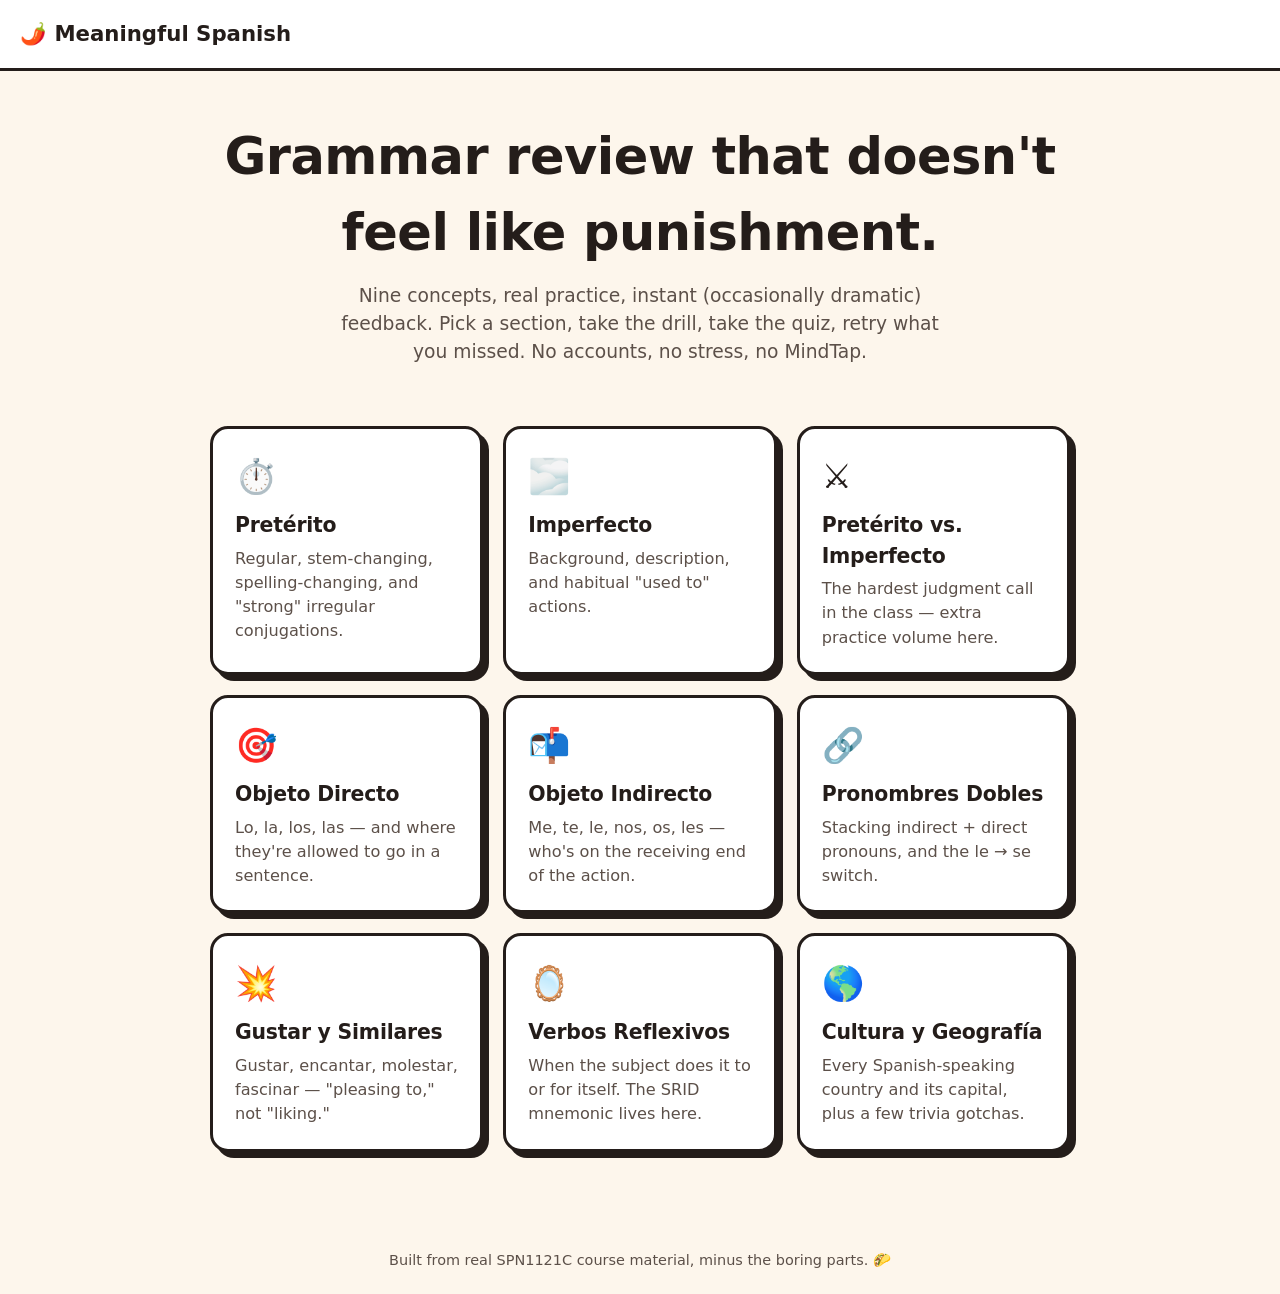
<file: index.html>
<!doctype html>
<html lang="es">
<head>
<meta charset="UTF-8">
<meta name="viewport" content="width=device-width, initial-scale=1.0">
<title>Meaningful Spanish</title>
<meta name="description" content="Spanish grammar review, minus the soul-crushing homework platform.">
<link rel="stylesheet" href="css/style.css">
</head>
<body>
<header class="topbar">
  <a class="brand" href="index.html">🌶️ Meaningful Spanish</a>
</header>
<main class="wrap">
  <div class="hero">
    <h1>Grammar review that doesn't feel like punishment.</h1>
    <p>Nine concepts, real practice, instant (occasionally dramatic) feedback. Pick a section, take the drill, take the quiz, retry what you missed. No accounts, no stress, no MindTap.</p>
  </div>

  <div class="card-grid" id="card-grid">
    <a class="card" data-section="preterite" href="sections/preterite.html">
      <span class="emoji">⏱️</span>
      <h3>Pretérito</h3>
      <p>Regular, stem-changing, spelling-changing, and "strong" irregular conjugations.</p>
    </a>
    <a class="card" data-section="imperfect" href="sections/imperfect.html">
      <span class="emoji">🌫️</span>
      <h3>Imperfecto</h3>
      <p>Background, description, and habitual "used to" actions.</p>
    </a>
    <a class="card" data-section="preterite-vs-imperfect" href="sections/preterite-vs-imperfect.html">
      <span class="emoji">⚔️</span>
      <h3>Pretérito vs. Imperfecto</h3>
      <p>The hardest judgment call in the class — extra practice volume here.</p>
    </a>
    <a class="card" data-section="direct-object-pronouns" href="sections/direct-object-pronouns.html">
      <span class="emoji">🎯</span>
      <h3>Objeto Directo</h3>
      <p>Lo, la, los, las — and where they're allowed to go in a sentence.</p>
    </a>
    <a class="card" data-section="indirect-object-pronouns" href="sections/indirect-object-pronouns.html">
      <span class="emoji">📬</span>
      <h3>Objeto Indirecto</h3>
      <p>Me, te, le, nos, os, les — who's on the receiving end of the action.</p>
    </a>
    <a class="card" data-section="double-object-pronouns" href="sections/double-object-pronouns.html">
      <span class="emoji">🔗</span>
      <h3>Pronombres Dobles</h3>
      <p>Stacking indirect + direct pronouns, and the le → se switch.</p>
    </a>
    <a class="card" data-section="gustar-verbs" href="sections/gustar-verbs.html">
      <span class="emoji">💥</span>
      <h3>Gustar y Similares</h3>
      <p>Gustar, encantar, molestar, fascinar — "pleasing to," not "liking."</p>
    </a>
    <a class="card" data-section="reflexive-verbs" href="sections/reflexive-verbs.html">
      <span class="emoji">🪞</span>
      <h3>Verbos Reflexivos</h3>
      <p>When the subject does it to or for itself. The SRID mnemonic lives here.</p>
    </a>
    <a class="card" data-section="geography" href="sections/geography.html">
      <span class="emoji">🌎</span>
      <h3>Cultura y Geografía</h3>
      <p>Every Spanish-speaking country and its capital, plus a few trivia gotchas.</p>
    </a>
  </div>
</main>
<p class="footer-note">Built from real SPN1121C course material, minus the boring parts. 🌮</p>

<script src="js/progress.js"></script>
<script>
  document.querySelectorAll("#card-grid .card").forEach((card) => {
    const sectionId = card.dataset.section;
    const best = Progress.getBestScore(sectionId);
    const completed = Progress.getCompleted(sectionId);
    if (completed) {
      const badge = document.createElement("span");
      badge.className = "badge done";
      badge.textContent = best !== null ? `✓ ${Math.round(best * 100)}%` : "✓ Done";
      card.appendChild(badge);
    }
  });
</script>
</body>
</html>
</file>
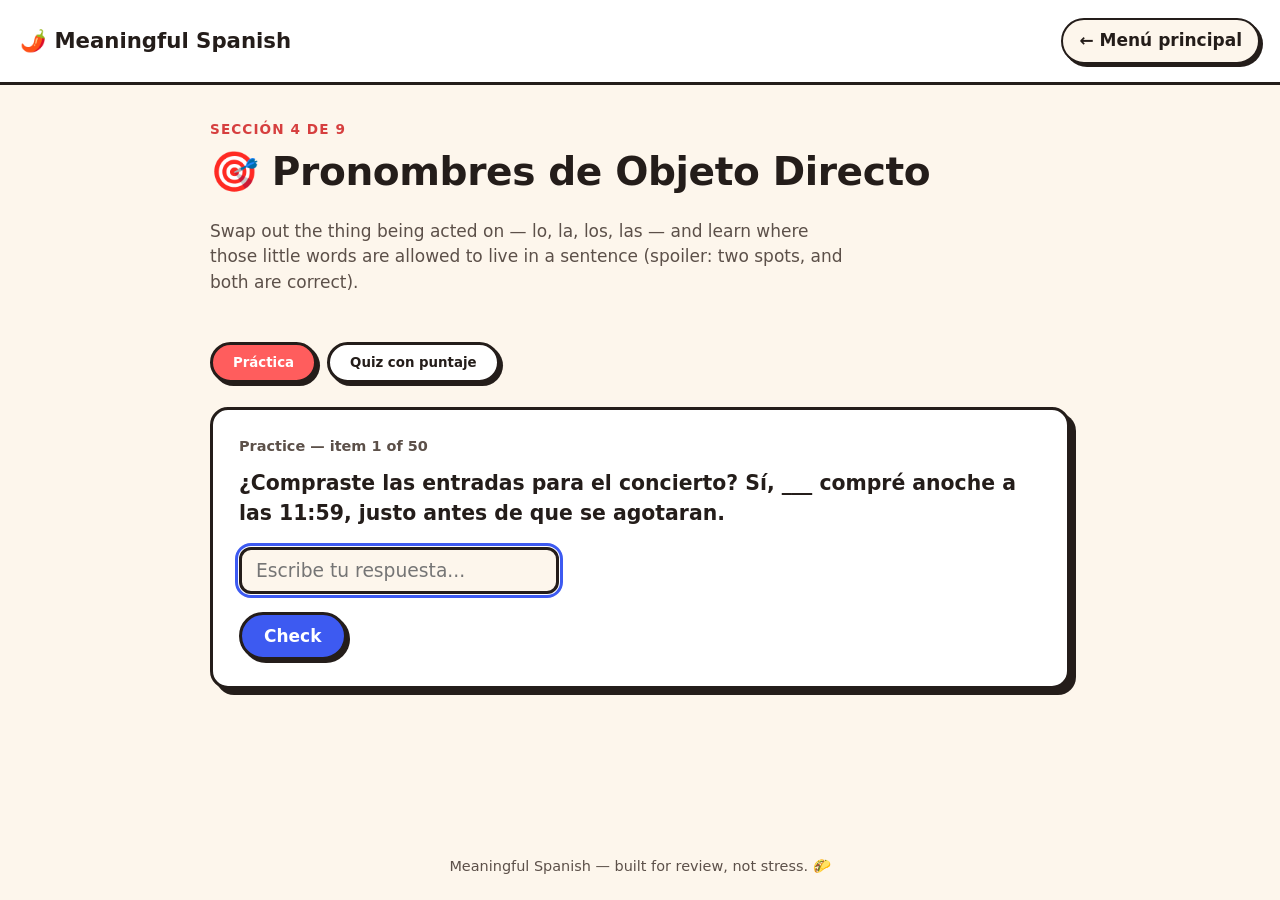
<file: sections/direct-object-pronouns.html>
<!doctype html>
<html lang="es">
<head>
<meta charset="UTF-8">
<meta name="viewport" content="width=device-width, initial-scale=1.0">
<title>Pronombres de Objeto Directo — Meaningful Spanish</title>
<link rel="stylesheet" href="../css/style.css">
</head>
<body>
<header class="topbar">
  <a class="brand" href="../index.html">🌶️ Meaningful Spanish</a>
  <a class="back-link" href="../index.html">← Menú principal</a>
</header>
<main class="wrap">
  <div class="section-head">
    <div class="kicker">Sección 4 de 9</div>
    <h1>🎯 Pronombres de Objeto Directo</h1>
    <p>Swap out the thing being acted on — lo, la, los, las — and learn where those little words are allowed to live in a sentence (spoiler: two spots, and both are correct).</p>
  </div>
  <div class="tabs">
    <button class="tab-btn active" data-target="practice-panel">Práctica</button>
    <button class="tab-btn" data-target="quiz-panel">Quiz con puntaje</button>
  </div>
  <div id="practice-panel" class="panel active">
    <div id="drill-root"></div>
  </div>
  <div id="quiz-panel" class="panel">
    <div id="quiz-root"></div>
  </div>
</main>
<p class="footer-note">Meaningful Spanish — built for review, not stress. 🌮</p>

<script src="../js/progress.js"></script>
<script src="../js/feedback.js"></script>
<script src="../js/engine.js"></script>
<script src="../data/direct-object-pronouns.js"></script>
<script>
  initTabs(document);
  QuizEngine.mount({ items: directObjectPronounsData, rootEl: document.getElementById("drill-root"), mode: "practice" });

  const quizTab = document.querySelector('[data-target="quiz-panel"]');
  quizTab.addEventListener("click", () => {
    const quizRoot = document.getElementById("quiz-root");
    if (!quizRoot.dataset.mounted) {
      quizRoot.dataset.mounted = "true";
      QuizEngine.mount({ items: directObjectPronounsData, rootEl: quizRoot, mode: "quiz", sectionId: "direct-object-pronouns" });
    }
  });
</script>
</body>
</html>
</file>
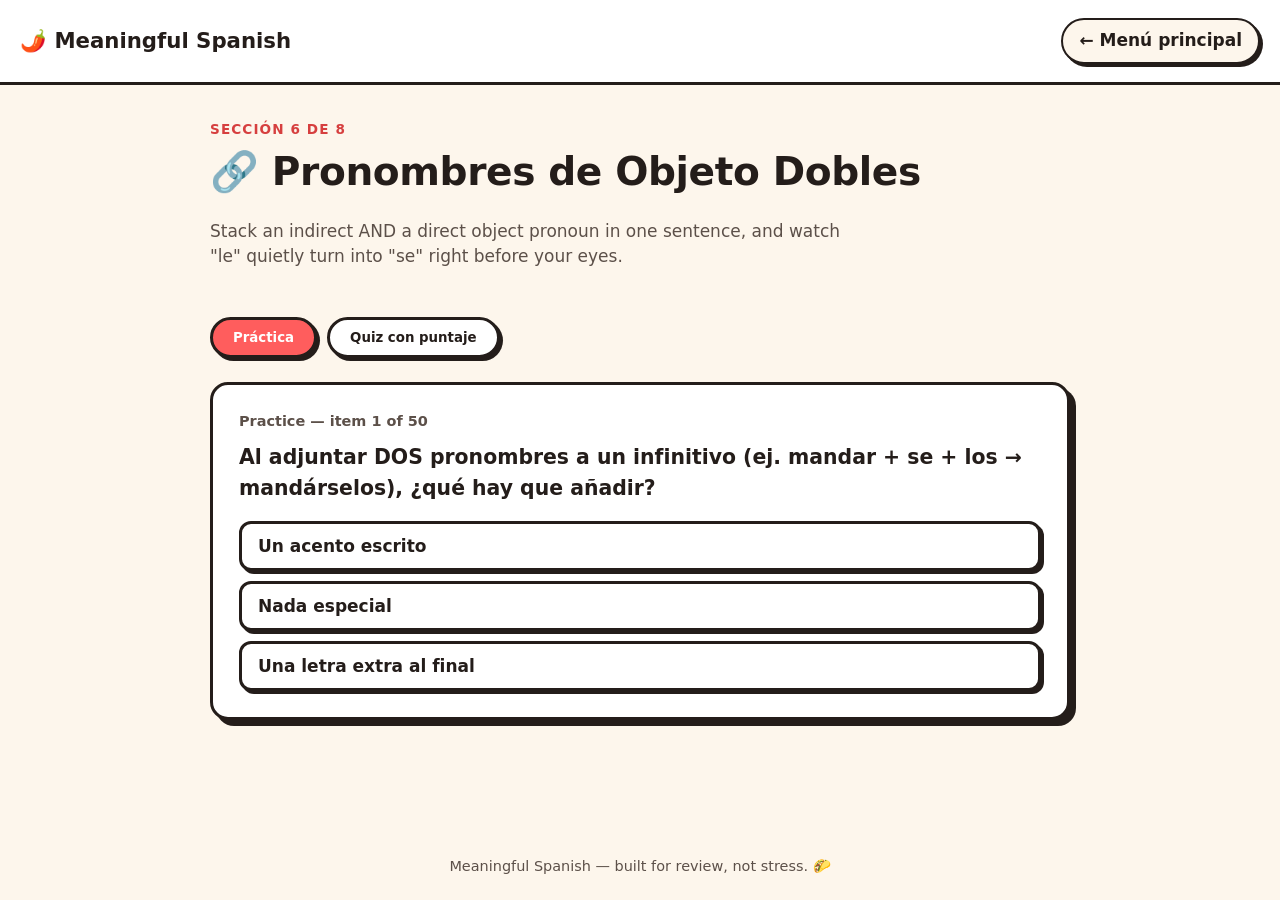
<file: sections/double-object-pronouns.html>
<!doctype html>
<html lang="es">
<head>
<meta charset="UTF-8">
<meta name="viewport" content="width=device-width, initial-scale=1.0">
<title>Pronombres Dobles — Meaningful Spanish</title>
<link rel="stylesheet" href="../css/style.css">
</head>
<body>
<header class="topbar">
  <a class="brand" href="../index.html">🌶️ Meaningful Spanish</a>
  <a class="back-link" href="../index.html">← Menú principal</a>
</header>
<main class="wrap">
  <div class="section-head">
    <div class="kicker">Sección 6 de 8</div>
    <h1>🔗 Pronombres de Objeto Dobles</h1>
    <p>Stack an indirect AND a direct object pronoun in one sentence, and watch "le" quietly turn into "se" right before your eyes.</p>
  </div>
  <div class="tabs">
    <button class="tab-btn active" data-target="practice-panel">Práctica</button>
    <button class="tab-btn" data-target="quiz-panel">Quiz con puntaje</button>
  </div>
  <div id="practice-panel" class="panel active">
    <div id="drill-root"></div>
  </div>
  <div id="quiz-panel" class="panel">
    <div id="quiz-root"></div>
  </div>
</main>
<p class="footer-note">Meaningful Spanish — built for review, not stress. 🌮</p>

<script src="../js/progress.js"></script>
<script src="../js/feedback.js"></script>
<script src="../js/engine.js"></script>
<script src="../data/double-object-pronouns.js"></script>
<script>
  initTabs(document);
  QuizEngine.mount({ items: doubleObjectPronounsData, rootEl: document.getElementById("drill-root"), mode: "practice" });

  const quizTab = document.querySelector('[data-target="quiz-panel"]');
  quizTab.addEventListener("click", () => {
    const quizRoot = document.getElementById("quiz-root");
    if (!quizRoot.dataset.mounted) {
      quizRoot.dataset.mounted = "true";
      QuizEngine.mount({ items: doubleObjectPronounsData, rootEl: quizRoot, mode: "quiz", sectionId: "double-object-pronouns" });
    }
  });
</script>
</body>
</html>
</file>
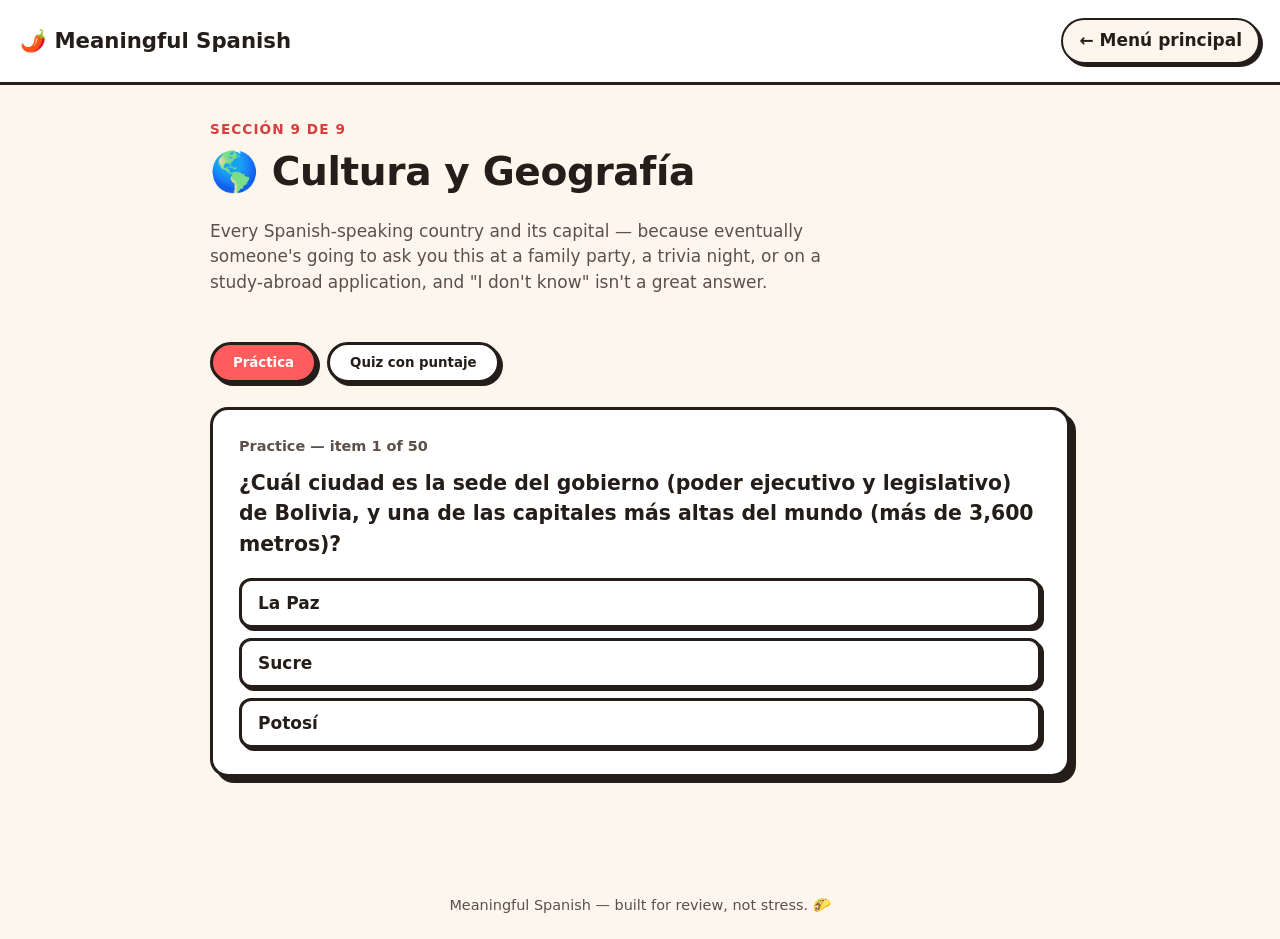
<file: sections/geography.html>
<!doctype html>
<html lang="es">
<head>
<meta charset="UTF-8">
<meta name="viewport" content="width=device-width, initial-scale=1.0">
<title>Cultura y Geografía — Meaningful Spanish</title>
<link rel="stylesheet" href="../css/style.css">
</head>
<body>
<header class="topbar">
  <a class="brand" href="../index.html">🌶️ Meaningful Spanish</a>
  <a class="back-link" href="../index.html">← Menú principal</a>
</header>
<main class="wrap">
  <div class="section-head">
    <div class="kicker">Sección 9 de 9</div>
    <h1>🌎 Cultura y Geografía</h1>
    <p>Every Spanish-speaking country and its capital — because eventually someone's going to ask you this at a family party, a trivia night, or on a study-abroad application, and "I don't know" isn't a great answer.</p>
  </div>
  <div class="tabs">
    <button class="tab-btn active" data-target="practice-panel">Práctica</button>
    <button class="tab-btn" data-target="quiz-panel">Quiz con puntaje</button>
  </div>
  <div id="practice-panel" class="panel active">
    <div id="drill-root"></div>
  </div>
  <div id="quiz-panel" class="panel">
    <div id="quiz-root"></div>
  </div>
</main>
<p class="footer-note">Meaningful Spanish — built for review, not stress. 🌮</p>

<script src="../js/progress.js"></script>
<script src="../js/feedback.js"></script>
<script src="../js/engine.js"></script>
<script src="../data/geography.js"></script>
<script>
  initTabs(document);
  QuizEngine.mount({ items: geographyData, rootEl: document.getElementById("drill-root"), mode: "practice" });

  const quizTab = document.querySelector('[data-target="quiz-panel"]');
  quizTab.addEventListener("click", () => {
    const quizRoot = document.getElementById("quiz-root");
    if (!quizRoot.dataset.mounted) {
      quizRoot.dataset.mounted = "true";
      QuizEngine.mount({ items: geographyData, rootEl: quizRoot, mode: "quiz", sectionId: "geography" });
    }
  });
</script>
</body>
</html>
</file>
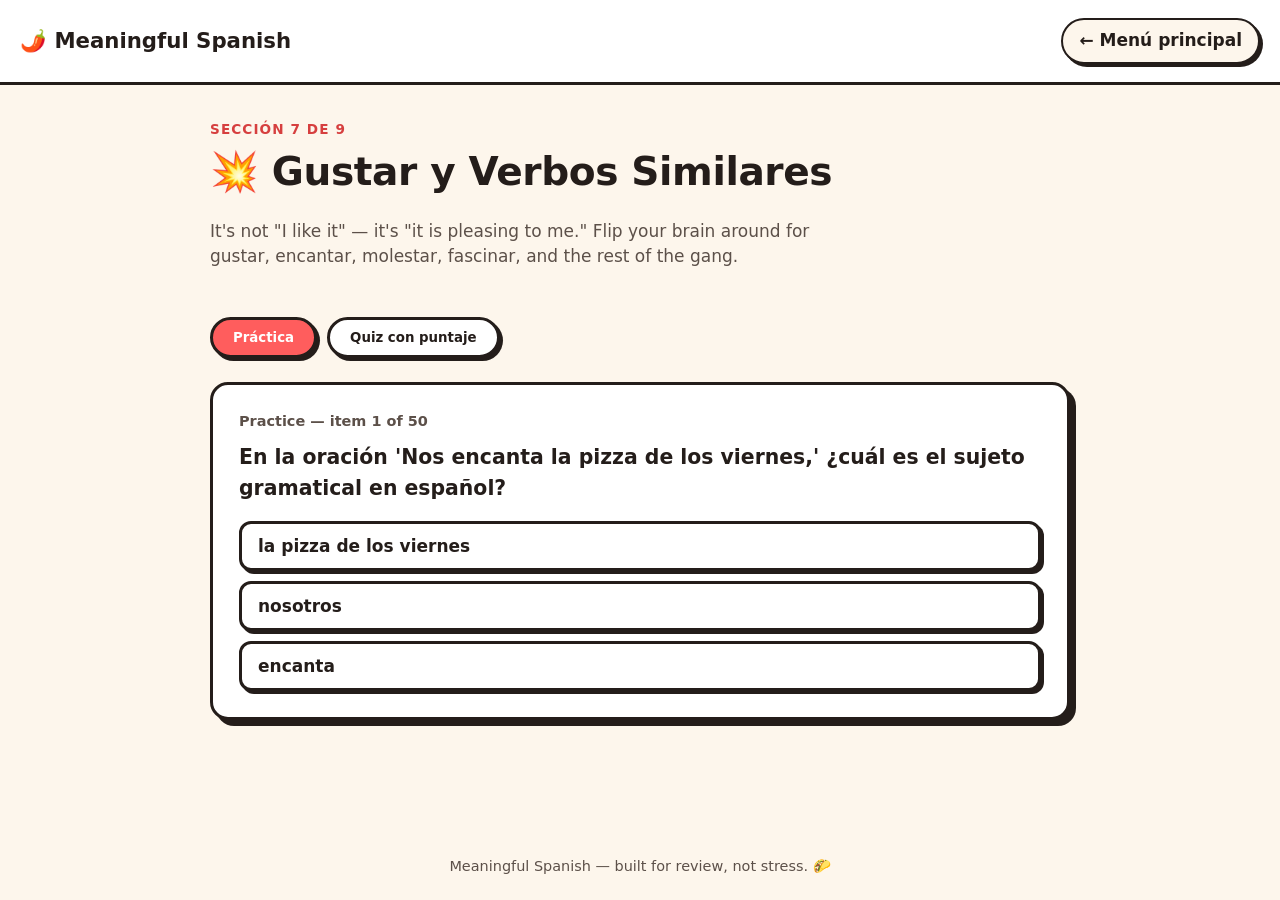
<file: sections/gustar-verbs.html>
<!doctype html>
<html lang="es">
<head>
<meta charset="UTF-8">
<meta name="viewport" content="width=device-width, initial-scale=1.0">
<title>Gustar y Verbos Similares — Meaningful Spanish</title>
<link rel="stylesheet" href="../css/style.css">
</head>
<body>
<header class="topbar">
  <a class="brand" href="../index.html">🌶️ Meaningful Spanish</a>
  <a class="back-link" href="../index.html">← Menú principal</a>
</header>
<main class="wrap">
  <div class="section-head">
    <div class="kicker">Sección 7 de 9</div>
    <h1>💥 Gustar y Verbos Similares</h1>
    <p>It's not "I like it" — it's "it is pleasing to me." Flip your brain around for gustar, encantar, molestar, fascinar, and the rest of the gang.</p>
  </div>
  <div class="tabs">
    <button class="tab-btn active" data-target="practice-panel">Práctica</button>
    <button class="tab-btn" data-target="quiz-panel">Quiz con puntaje</button>
  </div>
  <div id="practice-panel" class="panel active">
    <div id="drill-root"></div>
  </div>
  <div id="quiz-panel" class="panel">
    <div id="quiz-root"></div>
  </div>
</main>
<p class="footer-note">Meaningful Spanish — built for review, not stress. 🌮</p>

<script src="../js/progress.js"></script>
<script src="../js/feedback.js"></script>
<script src="../js/engine.js"></script>
<script src="../data/gustar-verbs.js"></script>
<script>
  initTabs(document);
  QuizEngine.mount({ items: gustarVerbsData, rootEl: document.getElementById("drill-root"), mode: "practice" });

  const quizTab = document.querySelector('[data-target="quiz-panel"]');
  quizTab.addEventListener("click", () => {
    const quizRoot = document.getElementById("quiz-root");
    if (!quizRoot.dataset.mounted) {
      quizRoot.dataset.mounted = "true";
      QuizEngine.mount({ items: gustarVerbsData, rootEl: quizRoot, mode: "quiz", sectionId: "gustar-verbs" });
    }
  });
</script>
</body>
</html>
</file>
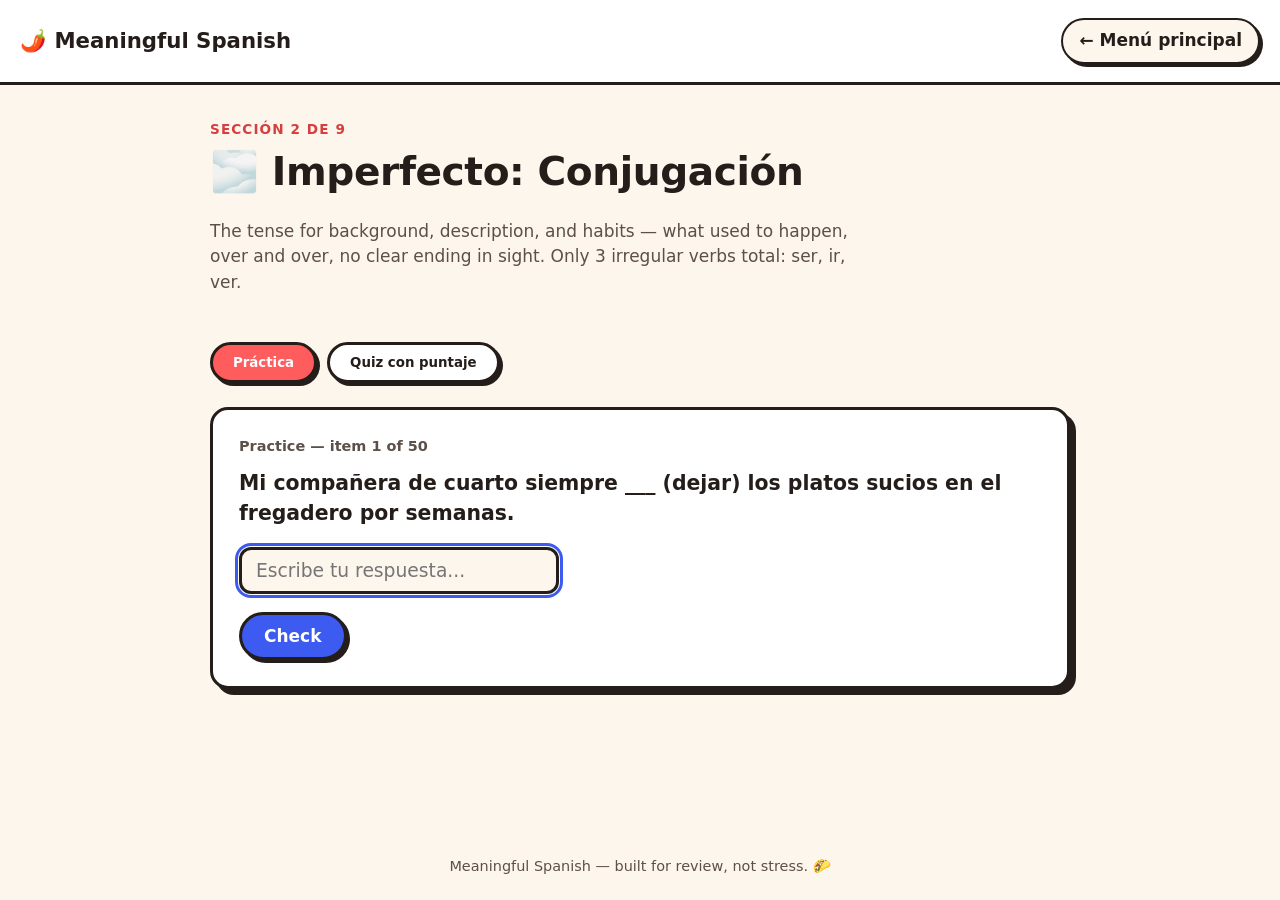
<file: sections/imperfect.html>
<!doctype html>
<html lang="es">
<head>
<meta charset="UTF-8">
<meta name="viewport" content="width=device-width, initial-scale=1.0">
<title>Imperfecto — Meaningful Spanish</title>
<link rel="stylesheet" href="../css/style.css">
</head>
<body>
<header class="topbar">
  <a class="brand" href="../index.html">🌶️ Meaningful Spanish</a>
  <a class="back-link" href="../index.html">← Menú principal</a>
</header>
<main class="wrap">
  <div class="section-head">
    <div class="kicker">Sección 2 de 9</div>
    <h1>🌫️ Imperfecto: Conjugación</h1>
    <p>The tense for background, description, and habits — what used to happen, over and over, no clear ending in sight. Only 3 irregular verbs total: ser, ir, ver.</p>
  </div>
  <div class="tabs">
    <button class="tab-btn active" data-target="practice-panel">Práctica</button>
    <button class="tab-btn" data-target="quiz-panel">Quiz con puntaje</button>
  </div>
  <div id="practice-panel" class="panel active">
    <div id="drill-root"></div>
  </div>
  <div id="quiz-panel" class="panel">
    <div id="quiz-root"></div>
  </div>
</main>
<p class="footer-note">Meaningful Spanish — built for review, not stress. 🌮</p>

<script src="../js/progress.js"></script>
<script src="../js/feedback.js"></script>
<script src="../js/engine.js"></script>
<script src="../data/imperfect.js"></script>
<script>
  initTabs(document);
  QuizEngine.mount({ items: imperfectData, rootEl: document.getElementById("drill-root"), mode: "practice" });

  const quizTab = document.querySelector('[data-target="quiz-panel"]');
  quizTab.addEventListener("click", () => {
    const quizRoot = document.getElementById("quiz-root");
    if (!quizRoot.dataset.mounted) {
      quizRoot.dataset.mounted = "true";
      QuizEngine.mount({ items: imperfectData, rootEl: quizRoot, mode: "quiz", sectionId: "imperfect" });
    }
  });
</script>
</body>
</html>
</file>
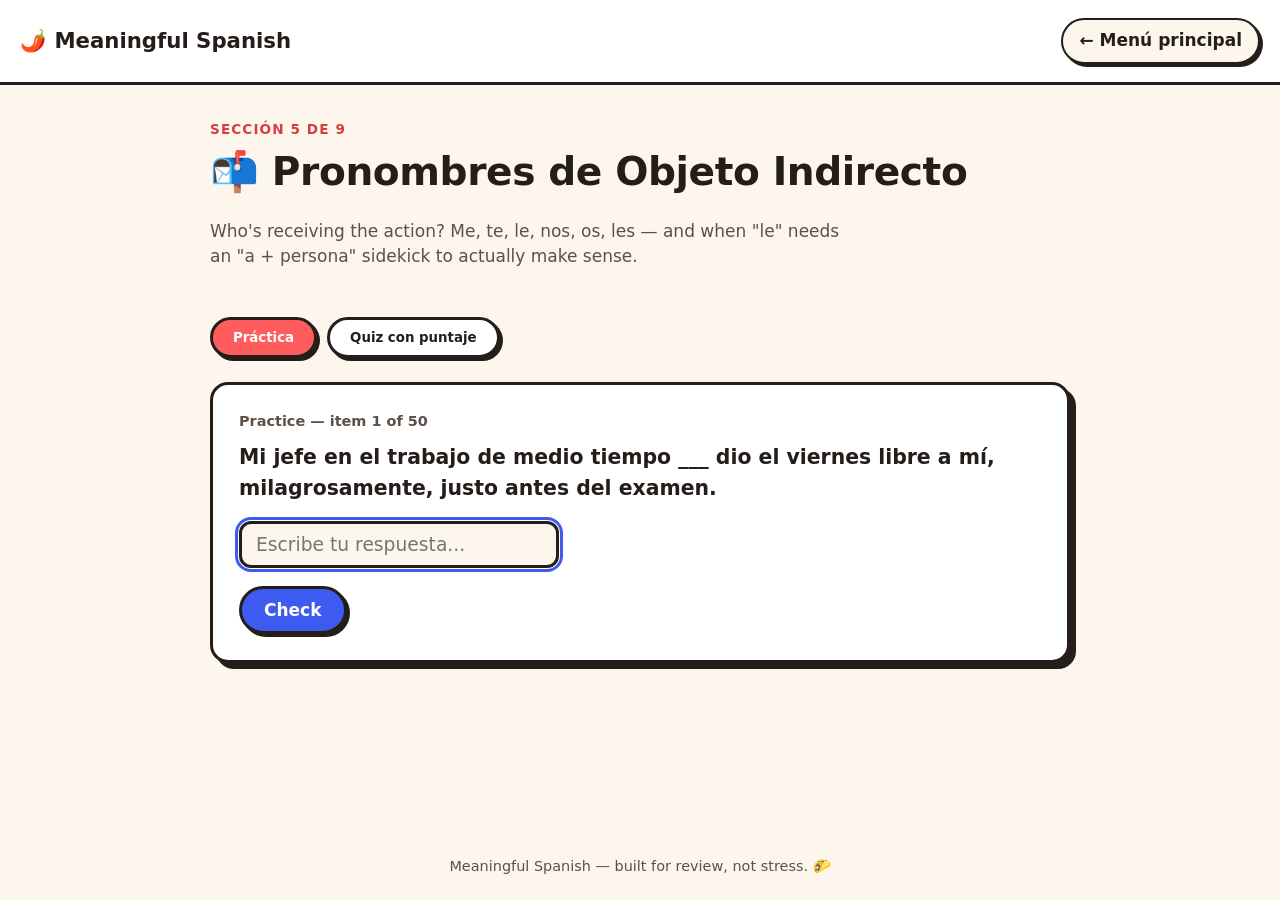
<file: sections/indirect-object-pronouns.html>
<!doctype html>
<html lang="es">
<head>
<meta charset="UTF-8">
<meta name="viewport" content="width=device-width, initial-scale=1.0">
<title>Pronombres de Objeto Indirecto — Meaningful Spanish</title>
<link rel="stylesheet" href="../css/style.css">
</head>
<body>
<header class="topbar">
  <a class="brand" href="../index.html">🌶️ Meaningful Spanish</a>
  <a class="back-link" href="../index.html">← Menú principal</a>
</header>
<main class="wrap">
  <div class="section-head">
    <div class="kicker">Sección 5 de 9</div>
    <h1>📬 Pronombres de Objeto Indirecto</h1>
    <p>Who's receiving the action? Me, te, le, nos, os, les — and when "le" needs an "a + persona" sidekick to actually make sense.</p>
  </div>
  <div class="tabs">
    <button class="tab-btn active" data-target="practice-panel">Práctica</button>
    <button class="tab-btn" data-target="quiz-panel">Quiz con puntaje</button>
  </div>
  <div id="practice-panel" class="panel active">
    <div id="drill-root"></div>
  </div>
  <div id="quiz-panel" class="panel">
    <div id="quiz-root"></div>
  </div>
</main>
<p class="footer-note">Meaningful Spanish — built for review, not stress. 🌮</p>

<script src="../js/progress.js"></script>
<script src="../js/feedback.js"></script>
<script src="../js/engine.js"></script>
<script src="../data/indirect-object-pronouns.js"></script>
<script>
  initTabs(document);
  QuizEngine.mount({ items: indirectObjectPronounsData, rootEl: document.getElementById("drill-root"), mode: "practice" });

  const quizTab = document.querySelector('[data-target="quiz-panel"]');
  quizTab.addEventListener("click", () => {
    const quizRoot = document.getElementById("quiz-root");
    if (!quizRoot.dataset.mounted) {
      quizRoot.dataset.mounted = "true";
      QuizEngine.mount({ items: indirectObjectPronounsData, rootEl: quizRoot, mode: "quiz", sectionId: "indirect-object-pronouns" });
    }
  });
</script>
</body>
</html>
</file>
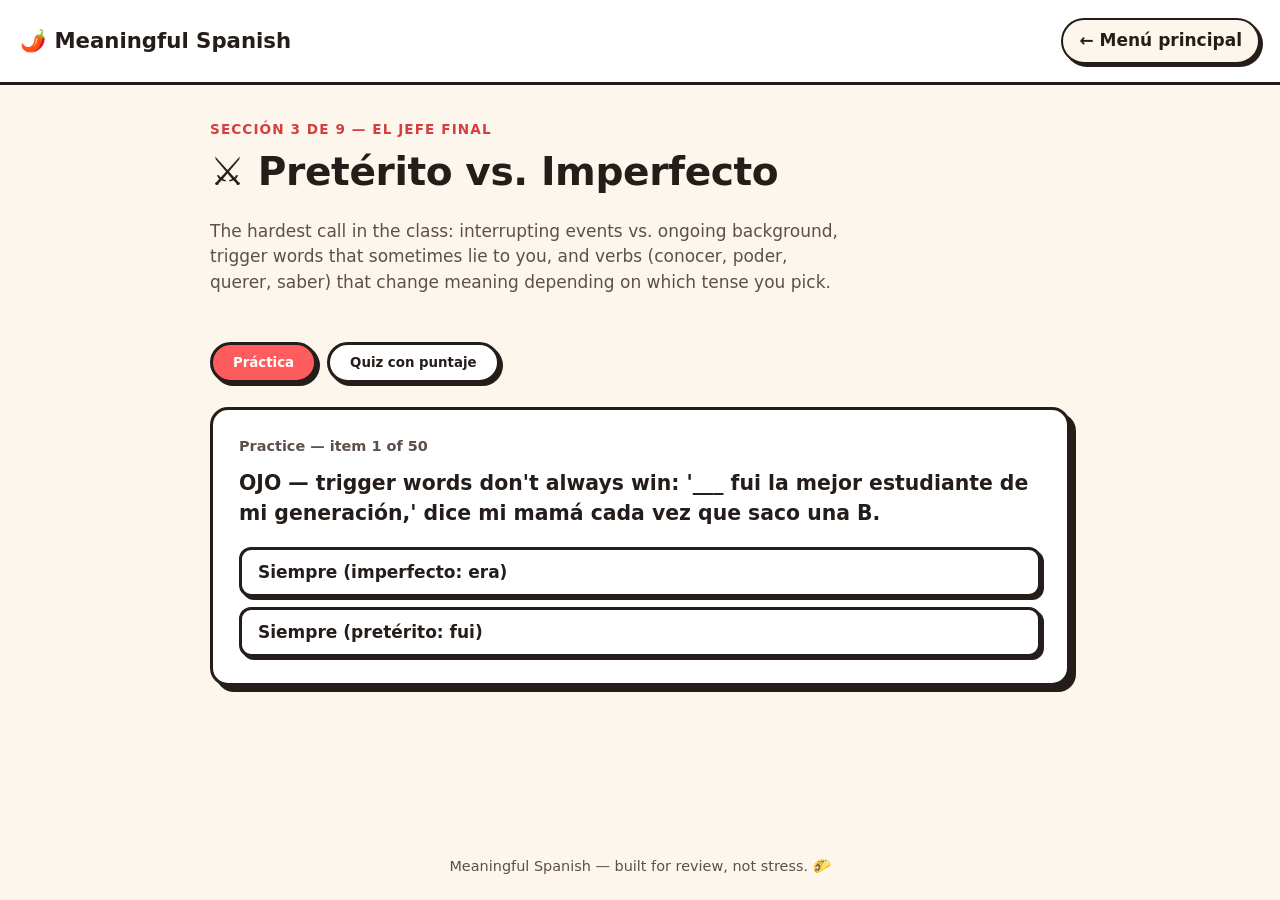
<file: sections/preterite-vs-imperfect.html>
<!doctype html>
<html lang="es">
<head>
<meta charset="UTF-8">
<meta name="viewport" content="width=device-width, initial-scale=1.0">
<title>Pretérito vs. Imperfecto — Meaningful Spanish</title>
<link rel="stylesheet" href="../css/style.css">
</head>
<body>
<header class="topbar">
  <a class="brand" href="../index.html">🌶️ Meaningful Spanish</a>
  <a class="back-link" href="../index.html">← Menú principal</a>
</header>
<main class="wrap">
  <div class="section-head">
    <div class="kicker">Sección 3 de 9 — el jefe final</div>
    <h1>⚔️ Pretérito vs. Imperfecto</h1>
    <p>The hardest call in the class: interrupting events vs. ongoing background, trigger words that sometimes lie to you, and verbs (conocer, poder, querer, saber) that change meaning depending on which tense you pick.</p>
  </div>
  <div class="tabs">
    <button class="tab-btn active" data-target="practice-panel">Práctica</button>
    <button class="tab-btn" data-target="quiz-panel">Quiz con puntaje</button>
  </div>
  <div id="practice-panel" class="panel active">
    <div id="drill-root"></div>
  </div>
  <div id="quiz-panel" class="panel">
    <div id="quiz-root"></div>
  </div>
</main>
<p class="footer-note">Meaningful Spanish — built for review, not stress. 🌮</p>

<script src="../js/progress.js"></script>
<script src="../js/feedback.js"></script>
<script src="../js/engine.js"></script>
<script src="../data/preterite-vs-imperfect.js"></script>
<script>
  initTabs(document);
  QuizEngine.mount({ items: preteriteVsImperfectData, rootEl: document.getElementById("drill-root"), mode: "practice" });

  const quizTab = document.querySelector('[data-target="quiz-panel"]');
  quizTab.addEventListener("click", () => {
    const quizRoot = document.getElementById("quiz-root");
    if (!quizRoot.dataset.mounted) {
      quizRoot.dataset.mounted = "true";
      QuizEngine.mount({ items: preteriteVsImperfectData, rootEl: quizRoot, mode: "quiz", sectionId: "preterite-vs-imperfect" });
    }
  });
</script>
</body>
</html>
</file>
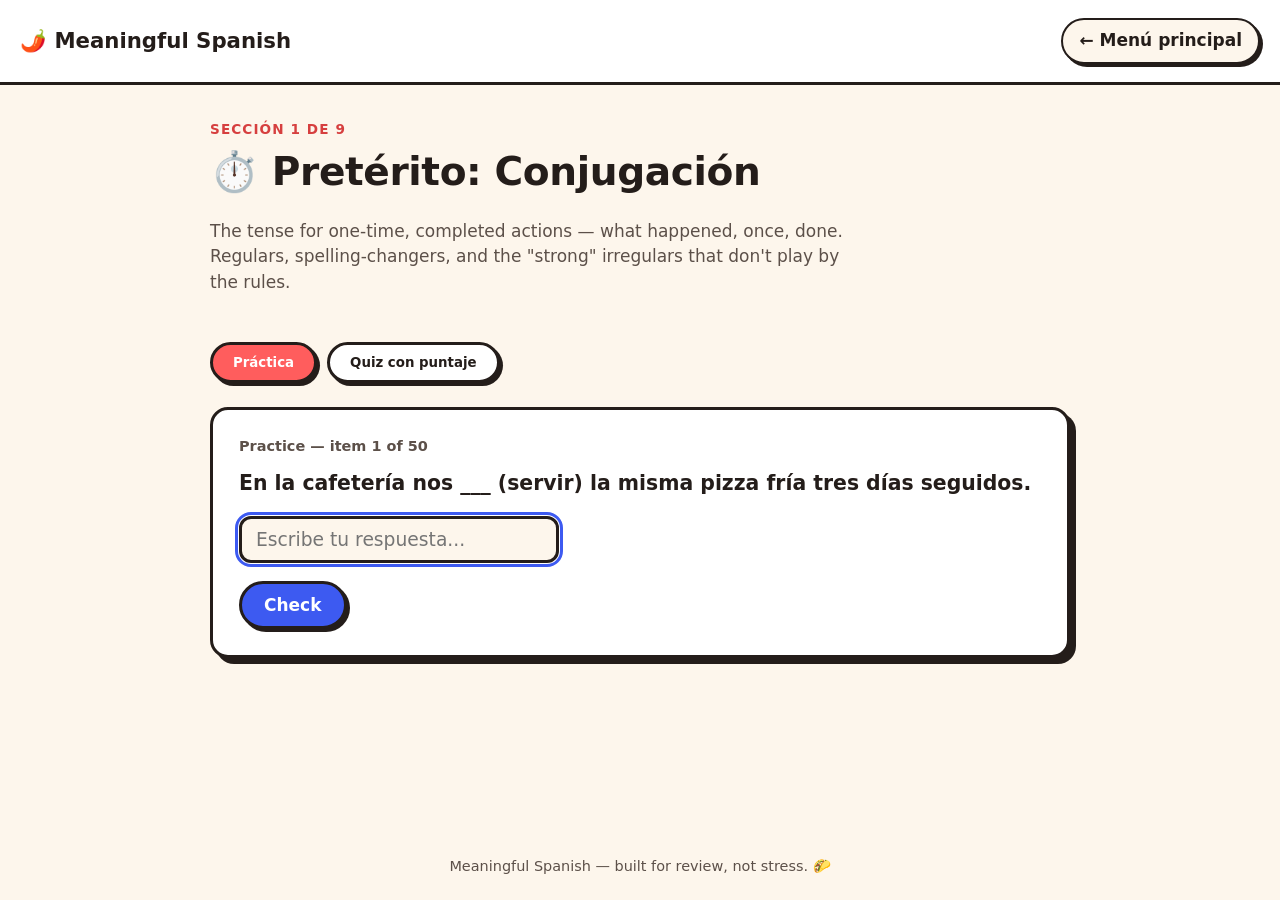
<file: sections/preterite.html>
<!doctype html>
<html lang="es">
<head>
<meta charset="UTF-8">
<meta name="viewport" content="width=device-width, initial-scale=1.0">
<title>Pretérito — Meaningful Spanish</title>
<link rel="stylesheet" href="../css/style.css">
</head>
<body>
<header class="topbar">
  <a class="brand" href="../index.html">🌶️ Meaningful Spanish</a>
  <a class="back-link" href="../index.html">← Menú principal</a>
</header>
<main class="wrap">
  <div class="section-head">
    <div class="kicker">Sección 1 de 9</div>
    <h1>⏱️ Pretérito: Conjugación</h1>
    <p>The tense for one-time, completed actions — what happened, once, done. Regulars, spelling-changers, and the "strong" irregulars that don't play by the rules.</p>
  </div>
  <div class="tabs">
    <button class="tab-btn active" data-target="practice-panel">Práctica</button>
    <button class="tab-btn" data-target="quiz-panel">Quiz con puntaje</button>
  </div>
  <div id="practice-panel" class="panel active">
    <div id="drill-root"></div>
  </div>
  <div id="quiz-panel" class="panel">
    <div id="quiz-root"></div>
  </div>
</main>
<p class="footer-note">Meaningful Spanish — built for review, not stress. 🌮</p>

<script src="../js/progress.js"></script>
<script src="../js/feedback.js"></script>
<script src="../js/engine.js"></script>
<script src="../data/preterite.js"></script>
<script>
  initTabs(document);
  QuizEngine.mount({ items: preteriteData, rootEl: document.getElementById("drill-root"), mode: "practice" });

  const quizTab = document.querySelector('[data-target="quiz-panel"]');
  quizTab.addEventListener("click", () => {
    const quizRoot = document.getElementById("quiz-root");
    if (!quizRoot.dataset.mounted) {
      quizRoot.dataset.mounted = "true";
      QuizEngine.mount({ items: preteriteData, rootEl: quizRoot, mode: "quiz", sectionId: "preterite" });
    }
  });
</script>
</body>
</html>
</file>
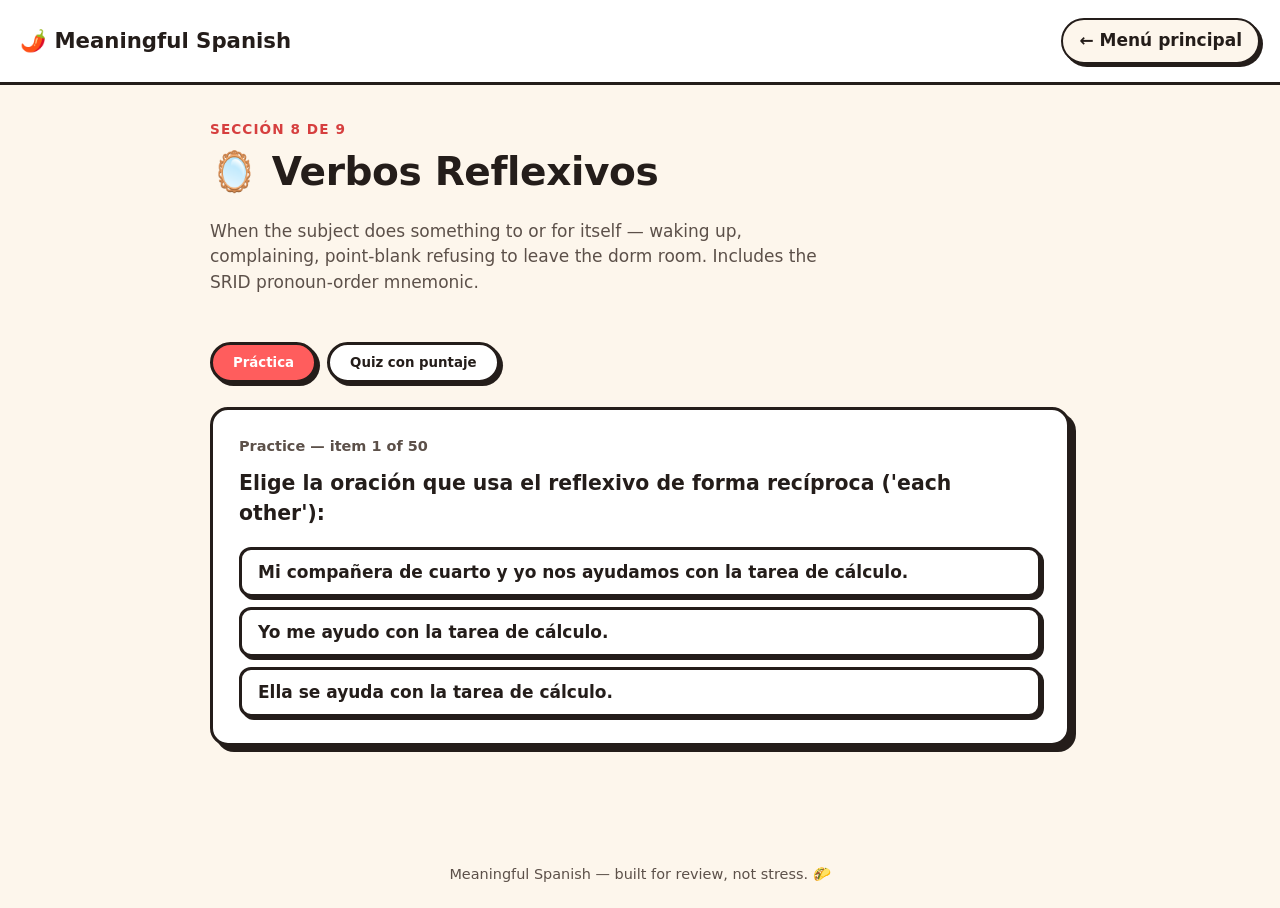
<file: sections/reflexive-verbs.html>
<!doctype html>
<html lang="es">
<head>
<meta charset="UTF-8">
<meta name="viewport" content="width=device-width, initial-scale=1.0">
<title>Verbos Reflexivos — Meaningful Spanish</title>
<link rel="stylesheet" href="../css/style.css">
</head>
<body>
<header class="topbar">
  <a class="brand" href="../index.html">🌶️ Meaningful Spanish</a>
  <a class="back-link" href="../index.html">← Menú principal</a>
</header>
<main class="wrap">
  <div class="section-head">
    <div class="kicker">Sección 8 de 9</div>
    <h1>🪞 Verbos Reflexivos</h1>
    <p>When the subject does something to or for itself — waking up, complaining, point-blank refusing to leave the dorm room. Includes the SRID pronoun-order mnemonic.</p>
  </div>
  <div class="tabs">
    <button class="tab-btn active" data-target="practice-panel">Práctica</button>
    <button class="tab-btn" data-target="quiz-panel">Quiz con puntaje</button>
  </div>
  <div id="practice-panel" class="panel active">
    <div id="drill-root"></div>
  </div>
  <div id="quiz-panel" class="panel">
    <div id="quiz-root"></div>
  </div>
</main>
<p class="footer-note">Meaningful Spanish — built for review, not stress. 🌮</p>

<script src="../js/progress.js"></script>
<script src="../js/feedback.js"></script>
<script src="../js/engine.js"></script>
<script src="../data/reflexive-verbs.js"></script>
<script>
  initTabs(document);
  QuizEngine.mount({ items: reflexiveVerbsData, rootEl: document.getElementById("drill-root"), mode: "practice" });

  const quizTab = document.querySelector('[data-target="quiz-panel"]');
  quizTab.addEventListener("click", () => {
    const quizRoot = document.getElementById("quiz-root");
    if (!quizRoot.dataset.mounted) {
      quizRoot.dataset.mounted = "true";
      QuizEngine.mount({ items: reflexiveVerbsData, rootEl: quizRoot, mode: "quiz", sectionId: "reflexive-verbs" });
    }
  });
</script>
</body>
</html>
</file>
<file: css/style.css>
/* Meaningful Spanish — shared design system */

:root {
  --bg: #fdf6ec;
  --bg-card: #ffffff;
  --ink: #241d1a;
  --ink-soft: #5c5049;
  --accent: #ff5d5d;
  --accent-dark: #d63f3f;
  --accent2: #3d5af1;
  --accent3: #ffb703;
  --good: #1f9d55;
  --good-bg: #e6f8ec;
  --bad: #e0334f;
  --bad-bg: #fdeaee;
  --border: #241d1a;
  --radius: 18px;
  --shadow: 6px 6px 0 var(--ink);
  --shadow-sm: 3px 3px 0 var(--ink);
  --font-display: "Baloo 2", "Trebuchet MS", system-ui, sans-serif;
  --font-body: "Nunito", "Segoe UI", system-ui, sans-serif;
}

@media (prefers-color-scheme: dark) {
  :root {
    --bg: #1c1712;
    --bg-card: #26201a;
    --ink: #f6efe6;
    --ink-soft: #cabeb0;
    --border: #f6efe6;
    --shadow: 6px 6px 0 #000;
    --shadow-sm: 3px 3px 0 #000;
    --good-bg: #12331f;
    --bad-bg: #3a1620;
  }
}

* { box-sizing: border-box; }

html, body {
  margin: 0;
  padding: 0;
  background: var(--bg);
  color: var(--ink);
  font-family: var(--font-body);
  font-size: 17px;
  line-height: 1.5;
}

body {
  min-height: 100vh;
  display: flex;
  flex-direction: column;
}

h1, h2, h3, .display {
  font-family: var(--font-display), var(--font-body);
  font-weight: 800;
  letter-spacing: -0.01em;
}

a { color: var(--accent2); }

.wrap {
  width: 100%;
  max-width: 900px;
  margin: 0 auto;
  padding: 0 20px 60px;
  flex: 1;
}

/* ---------- Top bar ---------- */
.topbar {
  display: flex;
  align-items: center;
  justify-content: space-between;
  gap: 12px;
  padding: 18px 20px;
  border-bottom: 3px solid var(--border);
  background: var(--bg-card);
}

.topbar .brand {
  font-family: var(--font-display);
  font-weight: 800;
  font-size: 1.25rem;
  text-decoration: none;
  color: var(--ink);
  display: flex;
  align-items: center;
  gap: 8px;
}

.back-link {
  text-decoration: none;
  font-weight: 700;
  color: var(--ink);
  background: var(--bg);
  border: 2px solid var(--border);
  border-radius: 999px;
  padding: 8px 16px;
  box-shadow: var(--shadow-sm);
  transition: transform .12s ease;
  white-space: nowrap;
}
.back-link:hover { transform: translate(-2px, -2px); }
.back-link:active { transform: translate(0, 0); box-shadow: none; }

/* ---------- Landing hero ---------- */
.hero {
  text-align: center;
  padding: 48px 0 28px;
}
.hero h1 {
  font-size: clamp(2rem, 5vw, 3rem);
  margin: 0 0 10px;
}
.hero p {
  color: var(--ink-soft);
  font-size: 1.1rem;
  max-width: 620px;
  margin: 0 auto;
}

/* ---------- Card grid ---------- */
.card-grid {
  display: grid;
  grid-template-columns: repeat(auto-fit, minmax(250px, 1fr));
  gap: 20px;
  margin-top: 32px;
}

.card {
  display: block;
  text-decoration: none;
  color: var(--ink);
  background: var(--bg-card);
  border: 3px solid var(--border);
  border-radius: var(--radius);
  padding: 22px;
  box-shadow: var(--shadow);
  transition: transform .14s ease, box-shadow .14s ease;
  position: relative;
}
.card:hover {
  transform: translate(-3px, -3px);
  box-shadow: 9px 9px 0 var(--ink);
}
.card:active { transform: translate(0,0); box-shadow: var(--shadow-sm); }

.card .emoji { font-size: 2rem; display: block; margin-bottom: 8px; }
.card h3 { margin: 0 0 6px; font-size: 1.2rem; }
.card p { margin: 0; color: var(--ink-soft); font-size: 0.95rem; }

.badge {
  position: absolute;
  top: 16px;
  right: 16px;
  font-size: 0.75rem;
  font-weight: 800;
  padding: 4px 10px;
  border-radius: 999px;
  border: 2px solid var(--border);
  background: var(--accent3);
  color: var(--ink);
}
.badge.done { background: var(--good-bg); color: var(--good); border-color: var(--good); }

/* ---------- Section page header ---------- */
.section-head {
  padding: 34px 0 10px;
}
.section-head .kicker {
  text-transform: uppercase;
  letter-spacing: .08em;
  font-size: 0.8rem;
  font-weight: 800;
  color: var(--accent-dark);
}
.section-head h1 { margin: 4px 0 8px; font-size: clamp(1.6rem, 4vw, 2.3rem); }
.section-head p { color: var(--ink-soft); max-width: 640px; }

.tabs {
  display: flex;
  gap: 10px;
  margin: 20px 0 24px;
  flex-wrap: wrap;
}
.tab-btn {
  font-family: var(--font-display);
  font-weight: 700;
  border: 3px solid var(--border);
  background: var(--bg-card);
  color: var(--ink);
  border-radius: 999px;
  padding: 10px 20px;
  cursor: pointer;
  box-shadow: var(--shadow-sm);
  transition: transform .12s ease;
}
.tab-btn:hover { transform: translate(-2px,-2px); }
.tab-btn.active { background: var(--accent); color: #fff; }

.panel { display: none; }
.panel.active { display: block; }

/* ---------- Question card ---------- */
.q-card {
  background: var(--bg-card);
  border: 3px solid var(--border);
  border-radius: var(--radius);
  padding: 26px;
  box-shadow: var(--shadow);
  margin-bottom: 20px;
  position: relative;
}

.q-progress {
  font-weight: 800;
  font-size: 0.85rem;
  color: var(--ink-soft);
  margin-bottom: 10px;
}

.q-prompt {
  font-size: 1.2rem;
  font-weight: 700;
  margin: 0 0 18px;
}
.q-prompt em { color: var(--accent-dark); font-style: normal; font-weight: 800; }

.q-input {
  width: 100%;
  max-width: 320px;
  font-size: 1.1rem;
  font-family: var(--font-body);
  padding: 10px 14px;
  border: 3px solid var(--border);
  border-radius: 12px;
  background: var(--bg);
  color: var(--ink);
}
.q-input:focus { outline: 3px solid var(--accent2); outline-offset: 1px; }

.choice-list { display: flex; flex-direction: column; gap: 10px; margin-top: 6px; }
.choice-btn {
  text-align: left;
  font-family: var(--font-body);
  font-size: 1rem;
  font-weight: 700;
  padding: 12px 16px;
  border: 3px solid var(--border);
  border-radius: 12px;
  background: var(--bg-card);
  color: var(--ink);
  cursor: pointer;
  box-shadow: var(--shadow-sm);
  transition: transform .1s ease;
}
.choice-btn:hover { transform: translate(-2px,-2px); }
.choice-btn:disabled { cursor: default; }
.choice-btn.correct { background: var(--good-bg); border-color: var(--good); }
.choice-btn.incorrect { background: var(--bad-bg); border-color: var(--bad); }

.action-row { display: flex; gap: 10px; margin-top: 18px; flex-wrap: wrap; }

.btn {
  font-family: var(--font-display);
  font-weight: 800;
  font-size: 1rem;
  border: 3px solid var(--border);
  border-radius: 999px;
  padding: 11px 22px;
  cursor: pointer;
  box-shadow: var(--shadow-sm);
  transition: transform .12s ease;
  background: var(--accent2);
  color: #fff;
}
.btn:hover { transform: translate(-2px,-2px); }
.btn:active { transform: translate(0,0); box-shadow: none; }
.btn.secondary { background: var(--bg-card); color: var(--ink); }
.btn.ghost { background: transparent; color: var(--ink); box-shadow: none; }
.btn:disabled { opacity: 0.5; cursor: not-allowed; }

/* Matching activity */
.match-grid {
  display: grid;
  grid-template-columns: 1fr 1fr;
  gap: 24px;
}
@media (max-width: 560px) {
  .match-grid { grid-template-columns: 1fr; }
}
.match-col { display: flex; flex-direction: column; gap: 10px; }
.match-chip {
  border: 3px solid var(--border);
  border-radius: 12px;
  padding: 12px 14px;
  background: var(--bg-card);
  cursor: pointer;
  font-weight: 700;
  box-shadow: var(--shadow-sm);
  transition: transform .1s ease;
}
.match-chip.selected { background: var(--accent3); }
.match-chip.matched { background: var(--good-bg); border-color: var(--good); cursor: default; }
.match-chip.wrong-flash { background: var(--bad-bg); border-color: var(--bad); }

/* Reorder / click-to-place */
.reorder-slot {
  min-height: 56px;
  border: 3px dashed var(--border);
  border-radius: 12px;
  padding: 10px;
  display: flex;
  flex-wrap: wrap;
  gap: 8px;
  margin-bottom: 14px;
  background: var(--bg);
}
.reorder-pool {
  display: flex;
  flex-wrap: wrap;
  gap: 8px;
  margin-bottom: 6px;
}
.token-chip {
  border: 3px solid var(--border);
  border-radius: 10px;
  padding: 8px 14px;
  background: var(--bg-card);
  font-weight: 800;
  cursor: pointer;
  box-shadow: var(--shadow-sm);
  transition: transform .1s ease;
}
.token-chip:hover { transform: translate(-2px,-2px); }
.token-chip.placed { background: var(--accent3); }

/* Feedback banner */
.feedback {
  margin-top: 16px;
  padding: 14px 16px;
  border-radius: 12px;
  border: 3px solid var(--border);
  font-weight: 700;
  display: none;
}
.feedback.show { display: block; }
.feedback.correct { background: var(--good-bg); border-color: var(--good); color: var(--good); }
.feedback.incorrect { background: var(--bad-bg); border-color: var(--bad); color: var(--bad); }
.feedback .explain { display: block; margin-top: 6px; font-weight: 500; color: var(--ink); }

/* Score bar */
.score-bar {
  display: flex;
  align-items: center;
  justify-content: space-between;
  gap: 12px;
  background: var(--bg-card);
  border: 3px solid var(--border);
  border-radius: 999px;
  padding: 10px 18px;
  font-weight: 800;
  margin-bottom: 18px;
}
.score-bar .track {
  flex: 1;
  height: 10px;
  border-radius: 999px;
  background: var(--bg);
  border: 2px solid var(--border);
  overflow: hidden;
  margin: 0 12px;
}
.score-bar .fill {
  height: 100%;
  background: var(--accent);
  width: 0%;
  transition: width .3s ease;
}

/* Results screen */
.results-card {
  text-align: center;
  padding: 36px 24px;
}
.results-card .grade {
  font-size: 3rem;
  margin: 4px 0;
}
.results-card .grade-msg {
  font-size: 1.2rem;
  font-weight: 700;
  margin-bottom: 18px;
}
.missed-list { text-align: left; margin-top: 24px; }
.missed-item {
  border: 2px solid var(--border);
  border-radius: 12px;
  padding: 12px 16px;
  margin-bottom: 10px;
  background: var(--bad-bg);
}
.missed-item .yours { color: var(--bad); }
.missed-item .correct-ans { color: var(--good); font-weight: 800; }

/* Shake animation */
@keyframes shake {
  10%, 90% { transform: translateX(-2px); }
  20%, 80% { transform: translateX(4px); }
  30%, 50%, 70% { transform: translateX(-8px); }
  40%, 60% { transform: translateX(8px); }
}
.shake { animation: shake .5s cubic-bezier(.36,.07,.19,.97) both; }

/* Confetti */
.confetti-overlay {
  position: fixed;
  inset: 0;
  pointer-events: none;
  overflow: hidden;
  z-index: 999;
}
.confetti-piece {
  position: absolute;
  top: -10px;
  width: 9px;
  height: 14px;
  opacity: 0.9;
  animation-name: confetti-fall;
  animation-timing-function: ease-in;
  animation-fill-mode: forwards;
}
@keyframes confetti-fall {
  0% { transform: translateY(0) rotate(0deg); opacity: 1; }
  100% { transform: translateY(100vh) rotate(540deg); opacity: 0; }
}

.footer-note {
  text-align: center;
  color: var(--ink-soft);
  font-size: 0.85rem;
  padding: 24px 0 8px;
}
</file>
